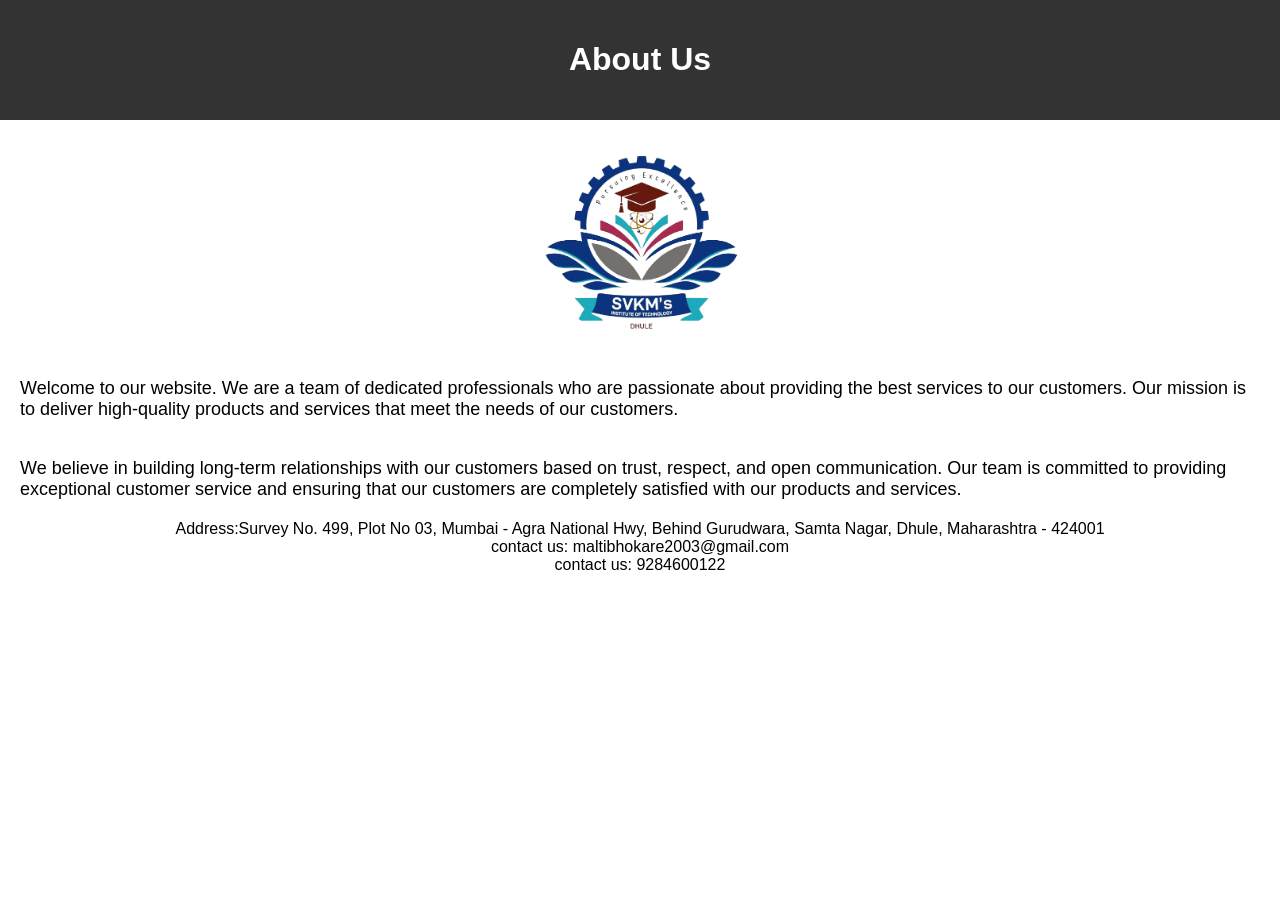
<file: static/Aboutus.html>
<!DOCTYPE html>
<html>
<head>
    <title>About Us</title>
    <style>
        body {
            font-family: Arial, sans-serif;
            margin: 0;
            padding: 0;
        }
        
        .header {
            background-color: #333;
            color: #fff;
            padding: 20px;
            text-align: center;
        }
        
        .content {
            display: flex;
            flex-direction: column;
            align-items: center;
            padding: 20px;
        }
        
        .image {
            width: 200px;
            height: 200px;
            border-radius: 50%;
            margin-bottom: 20px;
        }
        
        .text {
            font-size: 18px;
            margin-bottom: 20px;
        }
        
        .div {
            background-color: #ffffff;
            color: #000000;
            border: none;
            padding: 10px 20px;
            font-size: 16px;
            cursor: pointer;
        }
        a{
            color: #000000;
        }
        
        a:hover {
            color: #3e56e2;
        }
    </style>
</head>
<body>
    <div class="header">
        <h1>About Us</h1>
    </div>
    <div class="content">
        <img src="/static/Update_logo_SVKM-removebg-preview.png" alt="SVKM-IOT" class="image">
        <p class="text">Welcome to our website. We are a team of dedicated professionals who are passionate about providing the best services to our customers. Our mission is to deliver high-quality products and services that meet the needs of our customers.</p>
        <p class="text">We believe in building long-term relationships with our customers based on trust, respect, and open communication. Our team is committed to providing exceptional customer service and ensuring that our customers are completely satisfied with our products and services.</p>
        <div>Address:Survey No. 499, Plot No 03, Mumbai - Agra National Hwy, Behind Gurudwara, Samta Nagar, Dhule, Maharashtra - 424001</div>
        <div>contact us: <a style="text-decoration: none;" href="mailto:maltibhokare2003@gmail.com">maltibhokare2003@gmail.com</a></div>
        <div>contact us: <a style="text-decoration: none;" href="tel:9284600122">9284600122</a></div>

    </div>
</body>
</html>
</file>
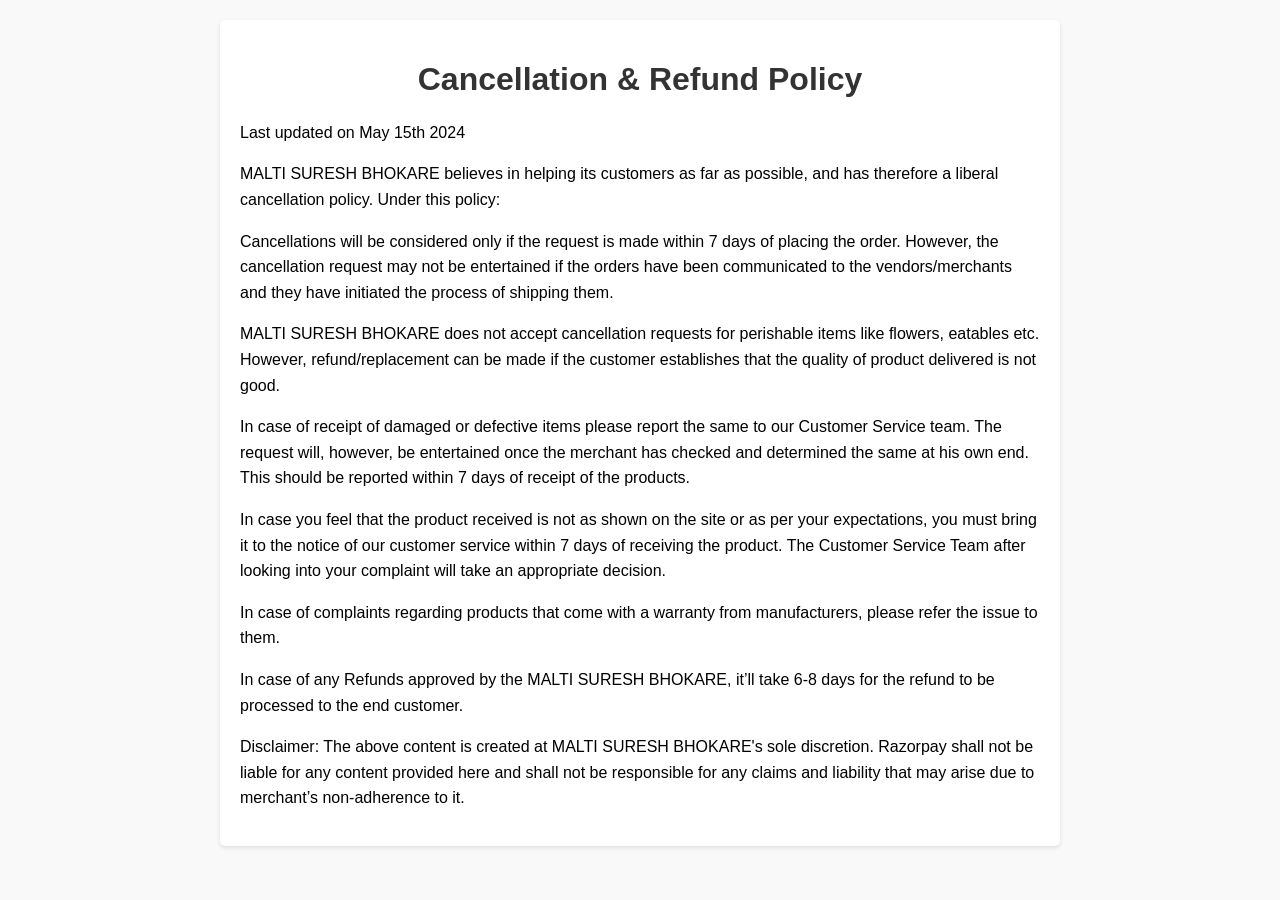
<file: static/canc.html>
<!DOCTYPE html>
<html lang="en">
<head>
    <meta charset="UTF-8">
    <meta name="viewport" content="width=device-width, initial-scale=1.0">
    <title>Razorpay Privacy Policy</title>
    <style>
        body {
            font-family: Arial, sans-serif;
            margin: 0;
            padding: 20px;
            background-color: #f9f9f9;
        }
        h1 {
            text-align: center;
            color: #333;
        }
        p {
            margin-bottom: 15px;
            line-height: 1.6;
        }
        .container {
            max-width: 800px;
            margin: 0 auto;
            background-color: #fff;
            padding: 20px;
            border-radius: 5px;
            box-shadow: 0 2px 4px rgba(0, 0, 0, 0.1);
        }
    </style>
</head>
<body>
    <div class="container">
        <h1>Cancellation & Refund Policy</h1>
<p>
<p>Last updated on May 15th 2024</p>
<p></p>
<p>MALTI SURESH BHOKARE believes in helping its customers as far as possible, and has therefore a liberal cancellation policy. Under this policy:</p>
<p></p>
<p>Cancellations will be considered only if the request is made within 7 days of placing the order. However, the cancellation request may not be entertained if the orders have been communicated to the vendors/merchants and they have initiated the process of shipping them.</p>
<p></p>
<p>MALTI SURESH BHOKARE does not accept cancellation requests for perishable items like flowers, eatables etc. However, refund/replacement can be made if the customer establishes that the quality of product delivered is not good.</p>
<p></p>
<p>In case of receipt of damaged or defective items please report the same to our Customer Service team. The request will, however, be entertained once the merchant has checked and determined the same at his own end. This should be reported within 7 days of receipt of the products.</p>
<p></p>
<p>In case you feel that the product received is not as shown on the site or as per your expectations, you must bring it to the notice of our customer service within 7 days of receiving the product. The Customer Service Team after looking into your complaint will take an appropriate decision.</p>
<p></p>
<p>In case of complaints regarding products that come with a warranty from manufacturers, please refer the issue to them.</p>
<p></p>
<p>In case of any Refunds approved by the MALTI SURESH BHOKARE, it’ll take 6-8 days for the refund to be processed to the end customer.</p>
<p></p>
<p>Disclaimer: The above content is created at MALTI SURESH BHOKARE's sole discretion. Razorpay shall not be liable for any content provided here and shall not be responsible for any claims and liability that may arise due to merchant’s non-adherence to it.</p>
        
        
    </div>
</body>
</file>
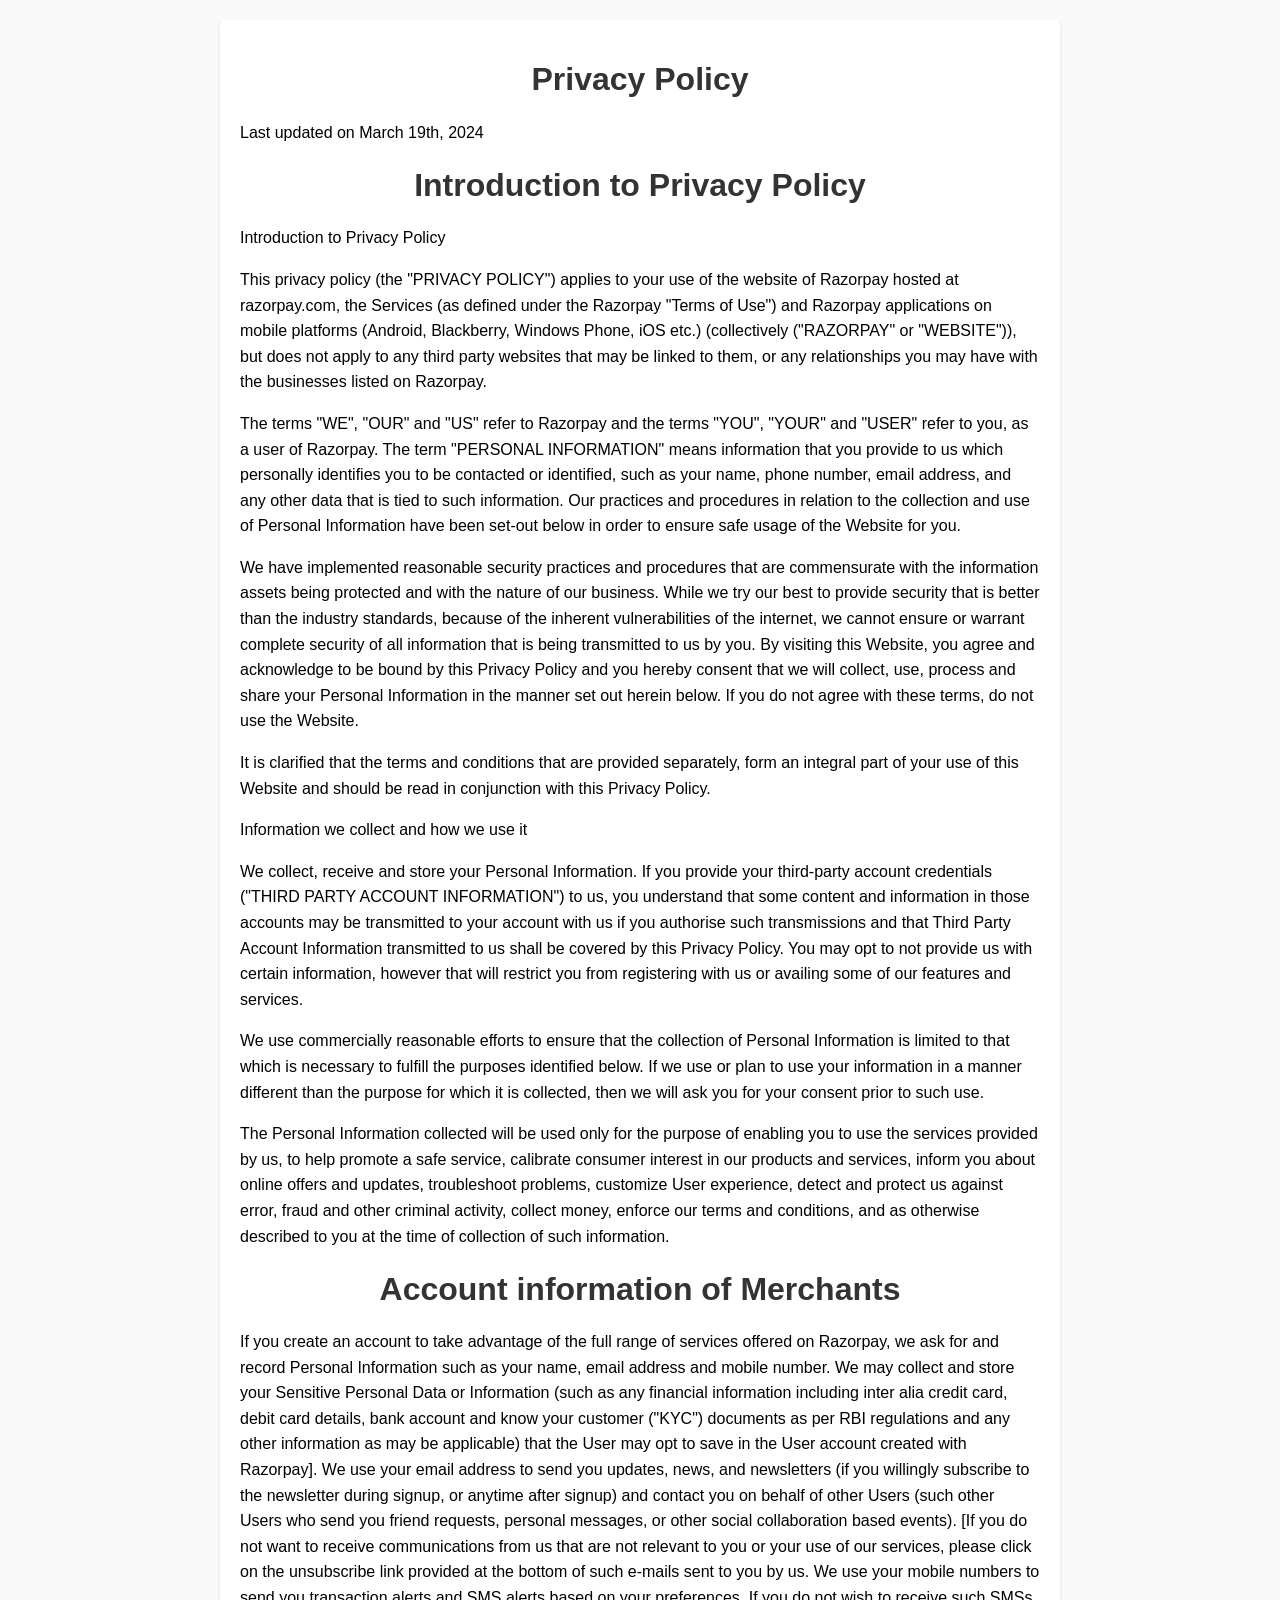
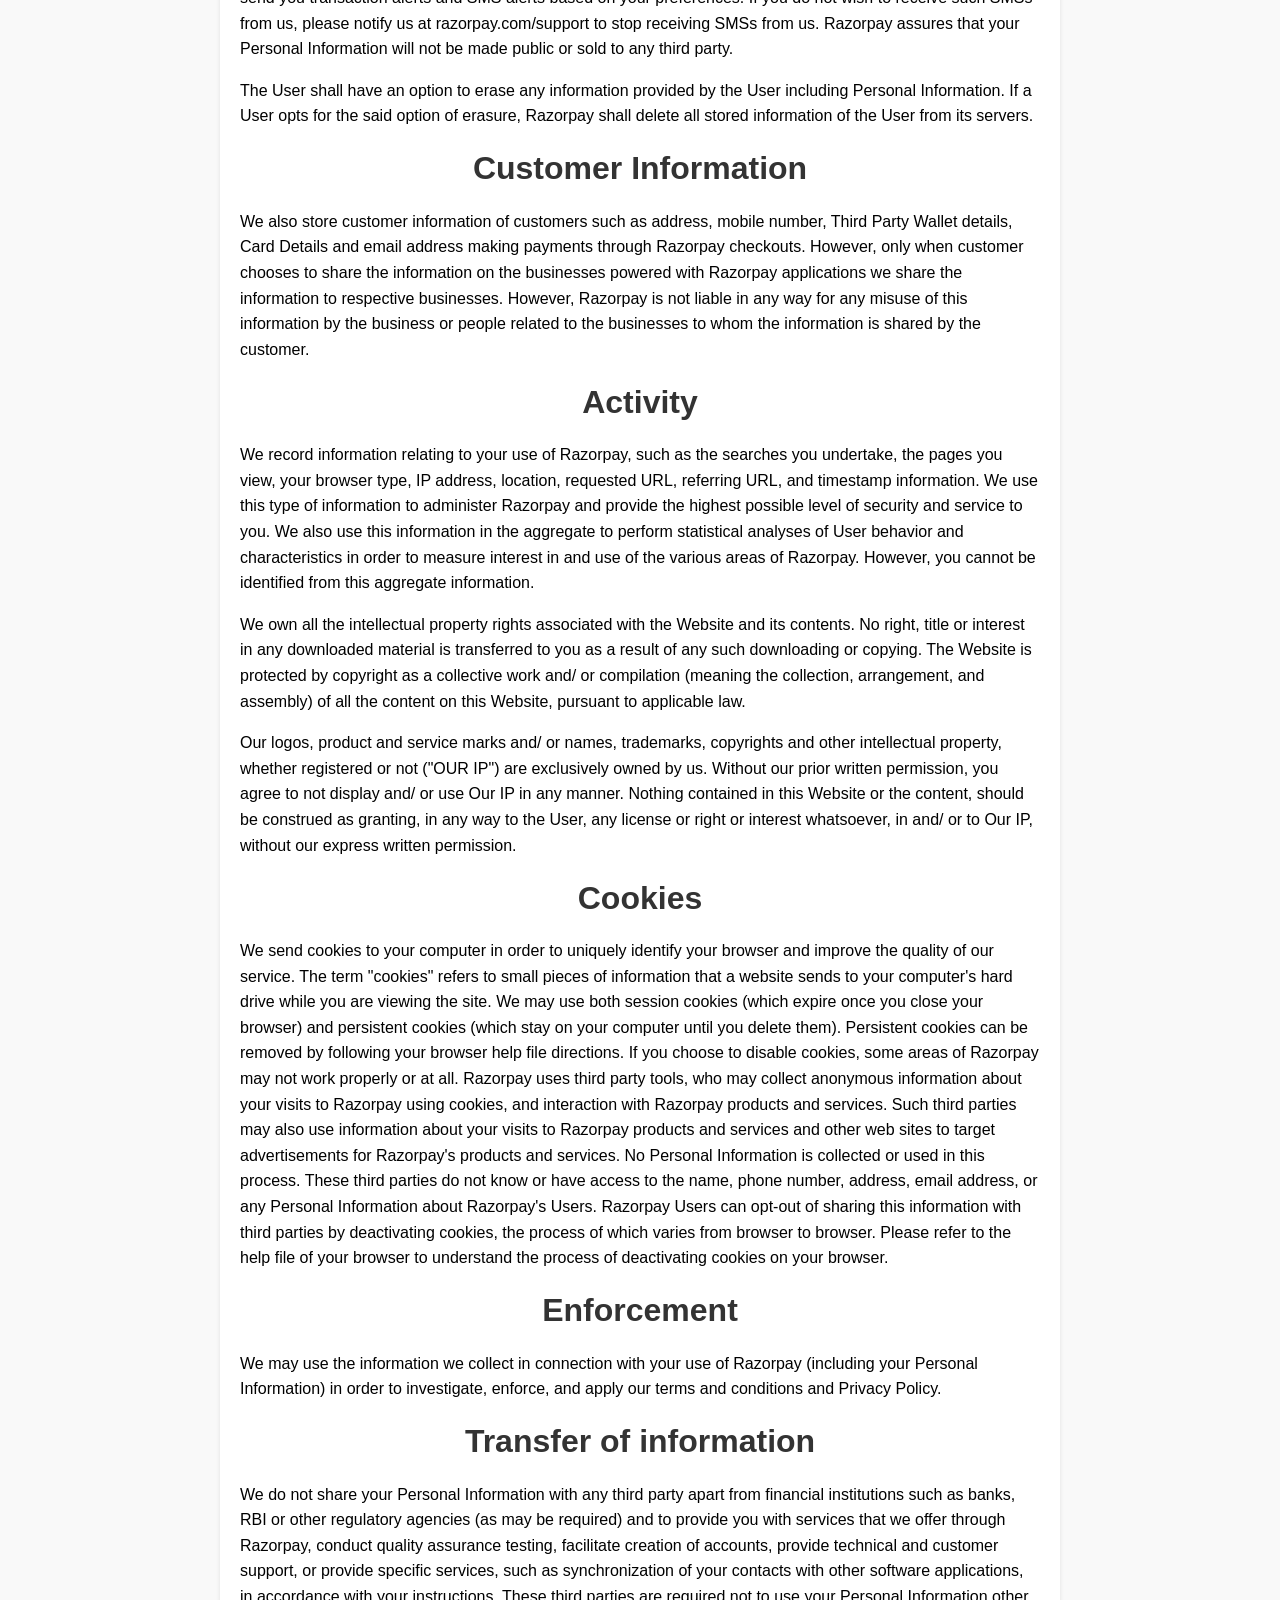
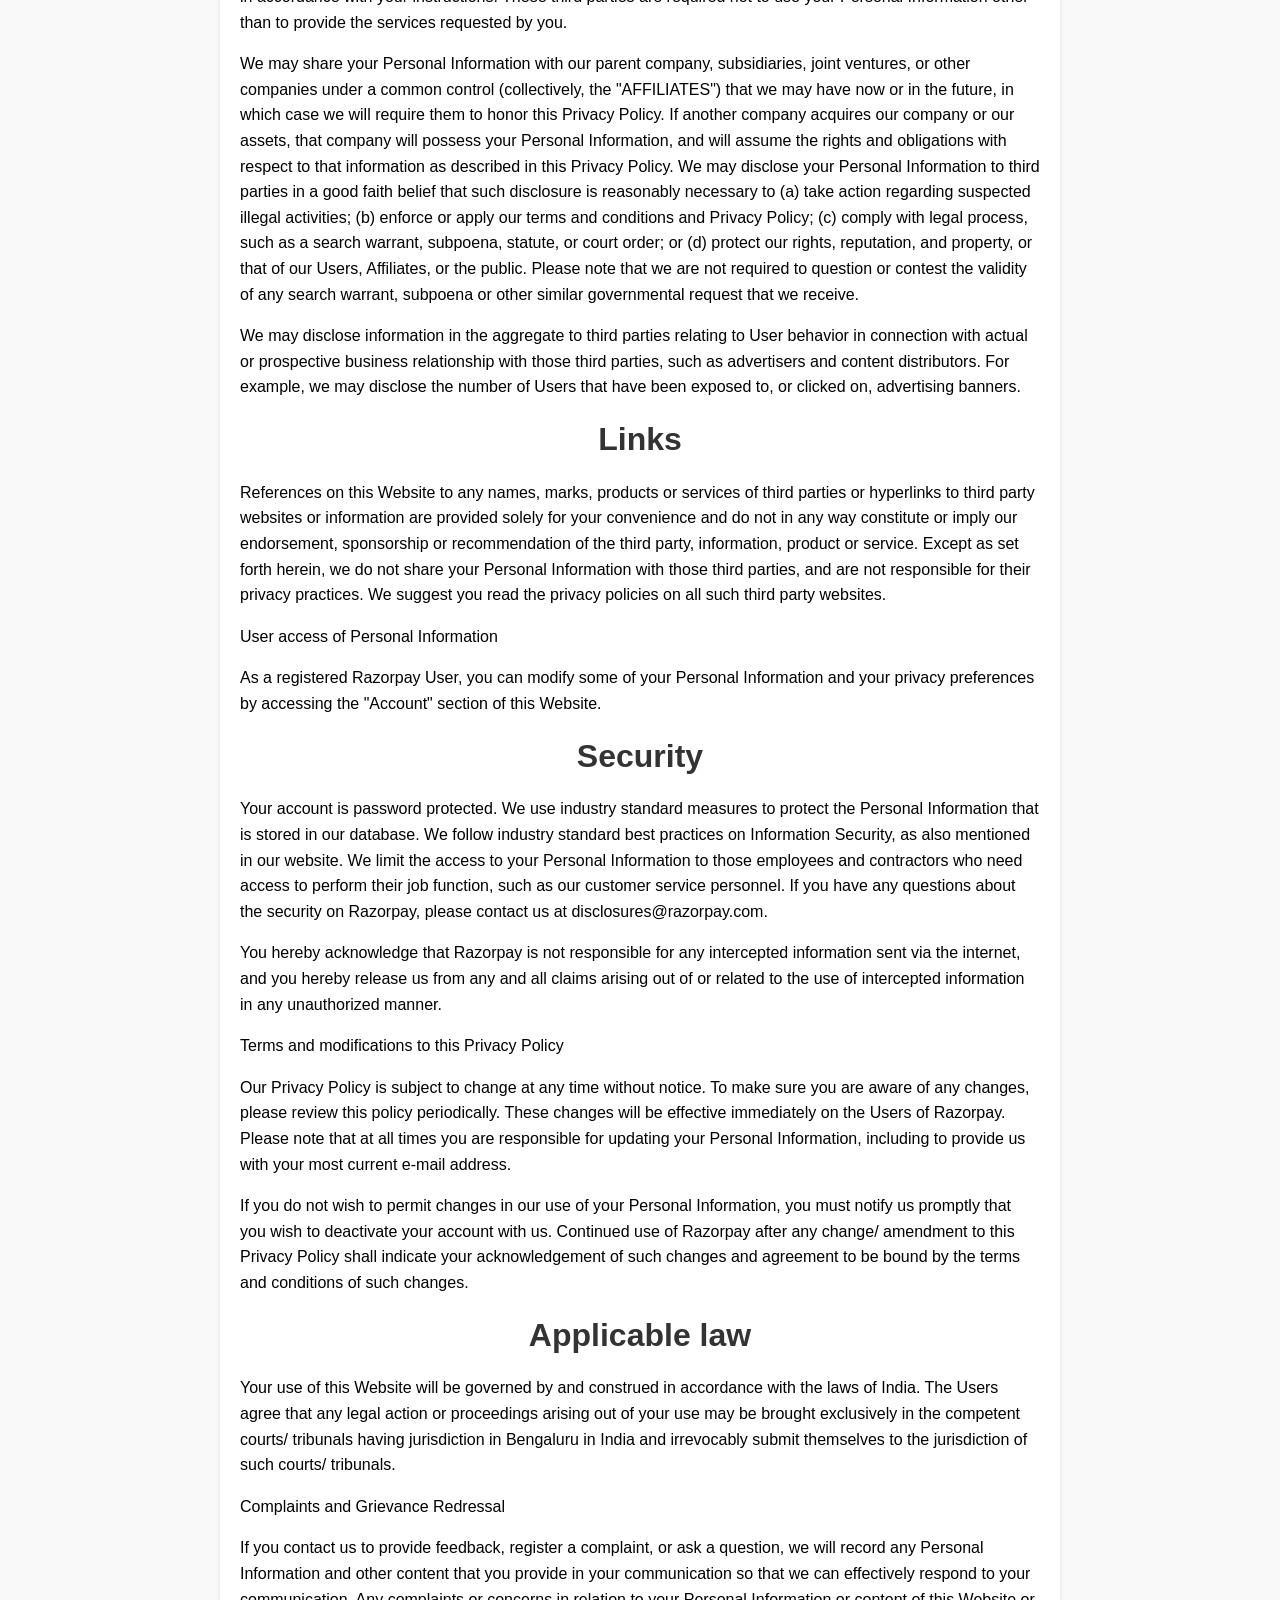
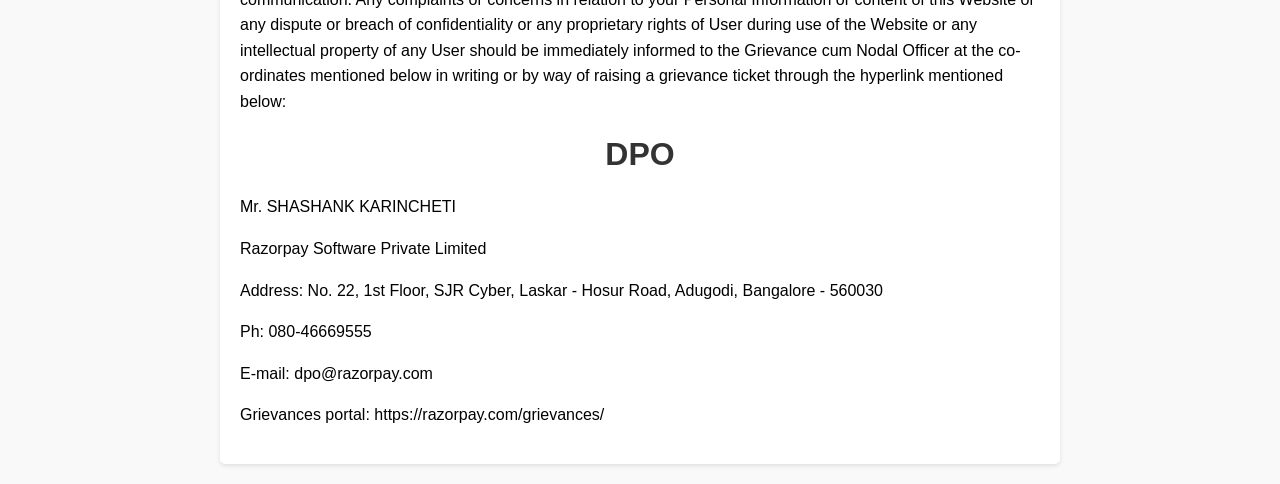
<file: static/PrvacyPolicy.html>
<!DOCTYPE html>
<html lang="en">
<head>
    <meta charset="UTF-8">
    <meta name="viewport" content="width=device-width, initial-scale=1.0">
    <title>Razorpay Privacy Policy</title>
    <style>
        body {
            font-family: Arial, sans-serif;
            margin: 0;
            padding: 20px;
            background-color: #f9f9f9;
        }
        h1 {
            text-align: center;
            color: #333;
        }
        p {
            margin-bottom: 15px;
            line-height: 1.6;
        }
        .container {
            max-width: 800px;
            margin: 0 auto;
            background-color: #fff;
            padding: 20px;
            border-radius: 5px;
            box-shadow: 0 2px 4px rgba(0, 0, 0, 0.1);
        }
    </style>
</head>
<body>
    <div class="container">
        <h1> Privacy Policy</h1>
        <p>Last updated on March 19th, 2024</p>
        <h1>Introduction to Privacy Policy</h1>
        <p>Introduction to Privacy Policy</p>
            <p>This privacy policy (the "PRIVACY POLICY") applies to your use of the website of Razorpay hosted at razorpay.com, the Services (as defined under the Razorpay "Terms of Use") and Razorpay applications on mobile platforms (Android, Blackberry, Windows Phone, iOS etc.) (collectively ("RAZORPAY" or "WEBSITE")), but does not apply to any third party websites that may be linked to them, or any relationships you may have with the businesses listed on Razorpay.</p>
            <p>
            <p>The terms "WE", "OUR" and "US" refer to Razorpay and the terms "YOU", "YOUR" and "USER" refer to you, as a user of Razorpay. The term "PERSONAL INFORMATION" means information that you provide to us which personally identifies you to be contacted or identified, such as your name, phone number, email address, and any other data that is tied to such information. Our practices and procedures in relation to the collection and use of Personal Information have been set-out below in order to ensure safe usage of the Website for you.</p>
            <p></p>
            <p>We have implemented reasonable security practices and procedures that are commensurate with the information assets being protected and with the nature of our business. While we try our best to provide security that is better than the industry standards, because of the inherent vulnerabilities of the internet, we cannot ensure or warrant complete security of all information that is being transmitted to us by you. By visiting this Website, you agree and acknowledge to be bound by this Privacy Policy and you hereby consent that we will collect, use, process and share your Personal Information in the manner set out herein below. If you do not agree with these terms, do not use the Website.</p>
            <p></p>
            <p>It is clarified that the terms and conditions that are provided separately, form an integral part of your use of this Website and should be read in conjunction with this Privacy Policy.</p>
            <p></p>
            <p>Information we collect and how we use it</p>
            <p>We collect, receive and store your Personal Information. If you provide your third-party account credentials ("THIRD PARTY ACCOUNT INFORMATION") to us, you understand that some content and information in those accounts may be transmitted to your account with us if you authorise such transmissions and that Third Party Account Information transmitted to us shall be covered by this Privacy Policy. You may opt to not provide us with certain information, however that will restrict you from registering with us or availing some of our features and services.</p>
            <p></p>
            <p>We use commercially reasonable efforts to ensure that the collection of Personal Information is limited to that which is necessary to fulfill the purposes identified below. If we use or plan to use your information in a manner different than the purpose for which it is collected, then we will ask you for your consent prior to such use.</p>
            <p></p>
            <p>The Personal Information collected will be used only for the purpose of enabling you to use the services provided by us, to help promote a safe service, calibrate consumer interest in our products and services, inform you about online offers and updates, troubleshoot problems, customize User experience, detect and protect us against error, fraud and other criminal activity, collect money, enforce our terms and conditions, and as otherwise described to you at the time of collection of such information.</p>
            <p></p>
            <h1>Account information of Merchants</h1>
            <p>If you create an account to take advantage of the full range of services offered on Razorpay, we ask for and record Personal Information such as your name, email address and mobile number. We may collect and store your Sensitive Personal Data or Information (such as any financial information including inter alia credit card, debit card details, bank account and know your customer ("KYC") documents as per RBI regulations and any other information as may be applicable) that the User may opt to save in the User account created with Razorpay]. We use your email address to send you updates, news, and newsletters (if you willingly subscribe to the newsletter during signup, or anytime after signup) and contact you on behalf of other Users (such other Users who send you friend requests, personal messages, or other social collaboration based events). [If you do not want to receive communications from us that are not relevant to you or your use of our services, please click on the unsubscribe link provided at the bottom of such e-mails sent to you by us. We use your mobile numbers to send you transaction alerts and SMS alerts based on your preferences. If you do not wish to receive such SMSs from us, please notify us at razorpay.com/support to stop receiving SMSs from us. Razorpay assures that your Personal Information will not be made public or sold to any third party.</p>
            <p></p>
            <p>The User shall have an option to erase any information provided by the User including Personal Information. If a User opts for the said option of erasure, Razorpay shall delete all stored information of the User from its servers.</p>
            <p></p>
            <h1>Customer Information</h1>
            <p>We also store customer information of customers such as address, mobile number, Third Party Wallet details, Card Details and email address making payments through Razorpay checkouts. However, only when customer chooses to share the information on the businesses powered with Razorpay applications we share the information to respective businesses. However, Razorpay is not liable in any way for any misuse of this information by the business or people related to the businesses to whom the information is shared by the customer.</p>
            <p></p>
            <h1>Activity</h1>
            <p>We record information relating to your use of Razorpay, such as the searches you undertake, the pages you view, your browser type, IP address, location, requested URL, referring URL, and timestamp information. We use this type of information to administer Razorpay and provide the highest possible level of security and service to you. We also use this information in the aggregate to perform statistical analyses of User behavior and characteristics in order to measure interest in and use of the various areas of Razorpay. However, you cannot be identified from this aggregate information.</p>
            <p></p>
            <p>We own all the intellectual property rights associated with the Website and its contents. No right, title or interest in any downloaded material is transferred to you as a result of any such downloading or copying. The Website is protected by copyright as a collective work and/ or compilation (meaning the collection, arrangement, and assembly) of all the content on this Website, pursuant to applicable law.</p>
            <p></p>
            <p>Our logos, product and service marks and/ or names, trademarks, copyrights and other intellectual property, whether registered or not ("OUR IP") are exclusively owned by us. Without our prior written permission, you agree to not display and/ or use Our IP in any manner. Nothing contained in this Website or the content, should be construed as granting, in any way to the User, any license or right or interest whatsoever, in and/ or to Our IP, without our express written permission.</p>
            <p></p>
            <h1>Cookies</h1>
            <p>We send cookies to your computer in order to uniquely identify your browser and improve the quality of our service. The term "cookies" refers to small pieces of information that a website sends to your computer's hard drive while you are viewing the site. We may use both session cookies (which expire once you close your browser) and persistent cookies (which stay on your computer until you delete them). Persistent cookies can be removed by following your browser help file directions. If you choose to disable cookies, some areas of Razorpay may not work properly or at all. Razorpay uses third party tools, who may collect anonymous information about your visits to Razorpay using cookies, and interaction with Razorpay products and services. Such third parties may also use information about your visits to Razorpay products and services and other web sites to target advertisements for Razorpay's products and services. No Personal Information is collected or used in this process. These third parties do not know or have access to the name, phone number, address, email address, or any Personal Information about Razorpay's Users. Razorpay Users can opt-out of sharing this information with third parties by deactivating cookies, the process of which varies from browser to browser. Please refer to the help file of your browser to understand the process of deactivating cookies on your browser.</p>
            <p></p>
            <h1>Enforcement</h1>
            <p>We may use the information we collect in connection with your use of Razorpay (including your Personal Information) in order to investigate, enforce, and apply our terms and conditions and Privacy Policy.</p>
            <p></p>
            <h1>Transfer of information</h1>
            <p>We do not share your Personal Information with any third party apart from financial institutions such as banks, RBI or other regulatory agencies (as may be required) and to provide you with services that we offer through Razorpay, conduct quality assurance testing, facilitate creation of accounts, provide technical and customer support, or provide specific services, such as synchronization of your contacts with other software applications, in accordance with your instructions. These third parties are required not to use your Personal Information other than to provide the services requested by you.</p>
            <p></p>
            <p>We may share your Personal Information with our parent company, subsidiaries, joint ventures, or other companies under a common control (collectively, the "AFFILIATES") that we may have now or in the future, in which case we will require them to honor this Privacy Policy. If another company acquires our company or our assets, that company will possess your Personal Information, and will assume the rights and obligations with respect to that information as described in this Privacy Policy. We may disclose your Personal Information to third parties in a good faith belief that such disclosure is reasonably necessary to (a) take action regarding suspected illegal activities; (b) enforce or apply our terms and conditions and Privacy Policy; (c) comply with legal process, such as a search warrant, subpoena, statute, or court order; or (d) protect our rights, reputation, and property, or that of our Users, Affiliates, or the public. Please note that we are not required to question or contest the validity of any search warrant, subpoena or other similar governmental request that we receive.</p>
            <p></p>
            <p>We may disclose information in the aggregate to third parties relating to User behavior in connection with actual or prospective business relationship with those third parties, such as advertisers and content distributors. For example, we may disclose the number of Users that have been exposed to, or clicked on, advertising banners.</p>
            <p></p>
            <h1>Links</h1>
            <p>References on this Website to any names, marks, products or services of third parties or hyperlinks to third party websites or information are provided solely for your convenience and do not in any way constitute or imply our endorsement, sponsorship or recommendation of the third party, information, product or service. Except as set forth herein, we do not share your Personal Information with those third parties, and are not responsible for their privacy practices. We suggest you read the privacy policies on all such third party websites.</p>
            <p></p>
            <p>User access of Personal Information</p>
            <p>As a registered Razorpay User, you can modify some of your Personal Information and your privacy preferences by accessing the "Account" section of this Website.</p>
            <p></p>
            <h1>Security</h1>
            <p>Your account is password protected. We use industry standard measures to protect the Personal Information that is stored in our database. We follow industry standard best practices on Information Security, as also mentioned in our website. We limit the access to your Personal Information to those employees and contractors who need access to perform their job function, such as our customer service personnel. If you have any questions about the security on Razorpay, please contact us at disclosures@razorpay.com.</p>
            <p></p>
            <p>You hereby acknowledge that Razorpay is not responsible for any intercepted information sent via the internet, and you hereby release us from any and all claims arising out of or related to the use of intercepted information in any unauthorized manner.</p>
            <p></p>
            <p>Terms and modifications to this Privacy Policy</p>
            <p>Our Privacy Policy is subject to change at any time without notice. To make sure you are aware of any changes, please review this policy periodically. These changes will be effective immediately on the Users of Razorpay. Please note that at all times you are responsible for updating your Personal Information, including to provide us with your most current e-mail address.</p>
            <p></p>
            <p>If you do not wish to permit changes in our use of your Personal Information, you must notify us promptly that you wish to deactivate your account with us. Continued use of Razorpay after any change/ amendment to this Privacy Policy shall indicate your acknowledgement of such changes and agreement to be bound by the terms and conditions of such changes.</p>
            <p></p>
            <h1>Applicable law</h1>
            <p>Your use of this Website will be governed by and construed in accordance with the laws of India. The Users agree that any legal action or proceedings arising out of your use may be brought exclusively in the competent courts/ tribunals having jurisdiction in Bengaluru in India and irrevocably submit themselves to the jurisdiction of such courts/ tribunals.</p>
            <p></p>
            <p>Complaints and Grievance Redressal</p>
            <p>If you contact us to provide feedback, register a complaint, or ask a question, we will record any Personal Information and other content that you provide in your communication so that we can effectively respond to your communication. Any complaints or concerns in relation to your Personal Information or content of this Website or any dispute or breach of confidentiality or any proprietary rights of User during use of the Website or any intellectual property of any User should be immediately informed to the Grievance cum Nodal Officer at the co-ordinates mentioned below in writing or by way of raising a grievance ticket through the hyperlink mentioned below:</p>
            <p></p>
            <h1>DPO</h1>
            <p>Mr. SHASHANK KARINCHETI</p>
            <p></p>
            <p>Razorpay Software Private Limited</p>
            <p></p>
            <p>Address: No. 22, 1st Floor, SJR Cyber, Laskar - Hosur Road, Adugodi, Bangalore - 560030</p>
            <p></p>
            <p>Ph: 080-46669555</p>
            <p></p>
            <p>E-mail: dpo@razorpay.com</p>
            <p></p>
            <p>Grievances portal: https://razorpay.com/grievances/</p>
            
            </p>
        <!-- Include the rest of the text content here -->
    </div>
</body>
</html>
</file>
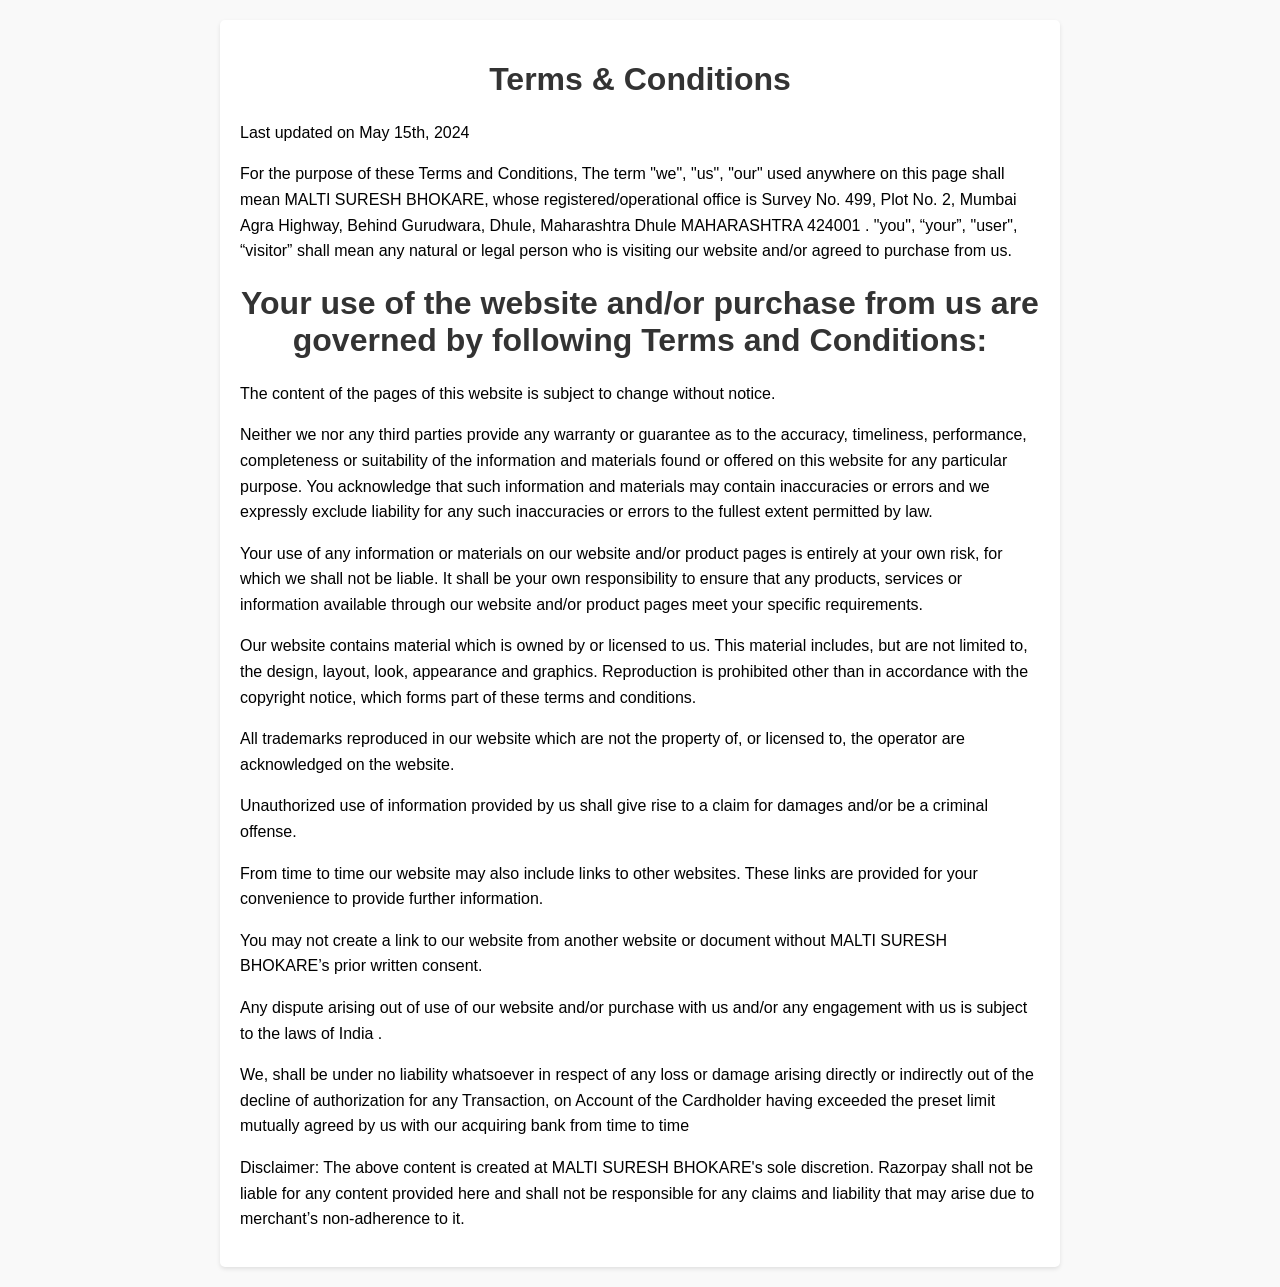
<file: static/terms.html>
<!DOCTYPE html>
<html lang="en">
<head>
    <meta charset="UTF-8">
    <meta name="viewport" content="width=device-width, initial-scale=1.0">
    <title>Razorpay Privacy Policy</title>
    <style>
        body {
            font-family: Arial, sans-serif;
            margin: 0;
            padding: 20px;
            background-color: #f9f9f9;
        }
        h1 {
            text-align: center;
            color: #333;
        }
        p {
            margin-bottom: 15px;
            line-height: 1.6;
        }
        .container {
            max-width: 800px;
            margin: 0 auto;
            background-color: #fff;
            padding: 20px;
            border-radius: 5px;
            box-shadow: 0 2px 4px rgba(0, 0, 0, 0.1);
        }
    </style>
</head>
<body>
    <div class="container">
        <h1> Terms & Conditions</h1>
        <p>Last updated on May 15th, 2024</p>
        <p>For the purpose of these Terms and Conditions, The term "we", "us", "our" used anywhere on this page shall mean MALTI SURESH BHOKARE, whose registered/operational office is Survey No. 499, Plot No. 2, Mumbai Agra Highway, Behind Gurudwara, Dhule, Maharashtra Dhule MAHARASHTRA 424001 . "you", “your”, "user", “visitor” shall mean any natural or legal person who is visiting our website and/or agreed to purchase from us.</p>

            <h1>Your use of the website and/or purchase from us are governed by following Terms and Conditions:</h1>
            
            <p>The content of the pages of this website is subject to change without notice.</p>
            <p></p>
            <p>Neither we nor any third parties provide any warranty or guarantee as to the accuracy, timeliness, performance, completeness or suitability of the information and materials found or offered on this website for any particular purpose. You acknowledge that such information and materials may contain inaccuracies or errors and we expressly exclude liability for any such inaccuracies or errors to the fullest extent permitted by law.</p>
            <p></p>
            <p>Your use of any information or materials on our website and/or product pages is entirely at your own risk, for which we shall not be liable. It shall be your own responsibility to ensure that any products, services or information available through our website and/or product pages meet your specific requirements.</p>
            <p></p>
            <p>Our website contains material which is owned by or licensed to us. This material includes, but are not limited to, the design, layout, look, appearance and graphics. Reproduction is prohibited other than in accordance with the copyright notice, which forms part of these terms and conditions.</p>
            <p></p>
            <p>All trademarks reproduced in our website which are not the property of, or licensed to, the operator are acknowledged on the website.</p>
            <p></p>
            <p>Unauthorized use of information provided by us shall give rise to a claim for damages and/or be a criminal offense.</p>
            <p></p>
            <p>From time to time our website may also include links to other websites. These links are provided for your convenience to provide further information.</p>
            <p></p>
            <p>You may not create a link to our website from another website or document without MALTI SURESH BHOKARE’s prior written consent.</p>
            <p></p>
            <p>Any dispute arising out of use of our website and/or purchase with us and/or any engagement with us is subject to the laws of India .</p>
            <p></p>
            <p>We, shall be under no liability whatsoever in respect of any loss or damage arising directly or indirectly out of the decline of authorization for any Transaction, on Account of the Cardholder having exceeded the preset limit mutually agreed by us with our acquiring bank from time to time</p>
            <p></p>
            <p>Disclaimer: The above content is created at MALTI SURESH BHOKARE's sole discretion. Razorpay shall not be liable for any content provided here and shall not be responsible for any claims and liability that may arise due to merchant’s non-adherence to it.</p>
        
    </div>
</body>
</file>
